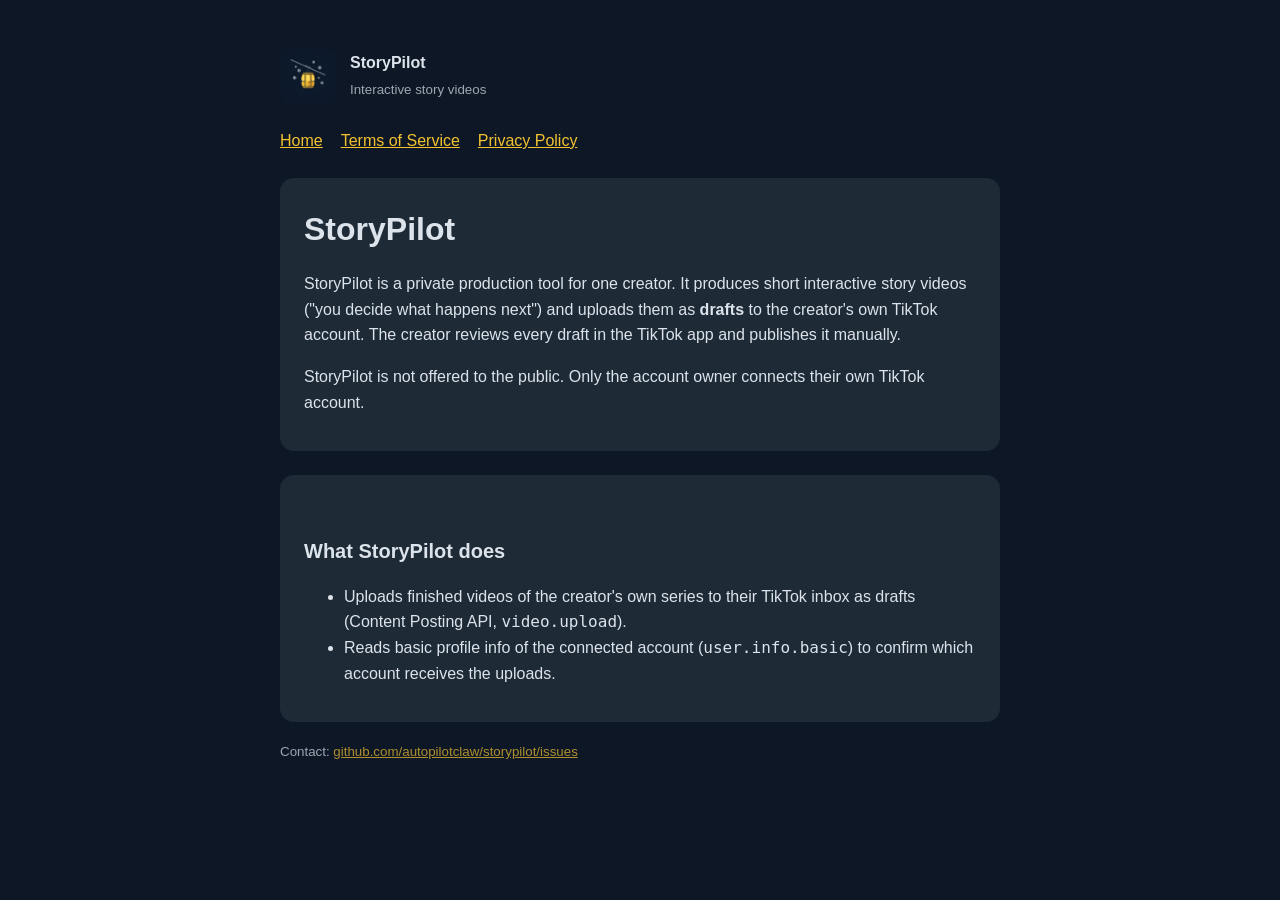
<file: index.html>
<!doctype html><html lang="en"><head><meta charset="utf-8"><meta name="viewport" content="width=device-width,initial-scale=1"><link rel="stylesheet" href="style.css"><title>StoryPilot</title></head><body><main><header><img src="icon.png" alt=""><div><strong>StoryPilot</strong><br><small>Interactive story videos</small></div></header><nav><a href="index.html">Home</a><a href="terms.html">Terms of Service</a><a href="privacy.html">Privacy Policy</a></nav>
<div class="card"><h1>StoryPilot</h1>
<p>StoryPilot is a private production tool for one creator. It produces short interactive story videos ("you decide what happens next") and uploads them as <strong>drafts</strong> to the creator's own TikTok account. The creator reviews every draft in the TikTok app and publishes it manually.</p>
<p>StoryPilot is not offered to the public. Only the account owner connects their own TikTok account.</p></div>
<div class="card"><h2>What StoryPilot does</h2><ul>
<li>Uploads finished videos of the creator's own series to their TikTok inbox as drafts (Content Posting API, <code>video.upload</code>).</li>
<li>Reads basic profile info of the connected account (<code>user.info.basic</code>) to confirm which account receives the uploads.</li></ul></div>
<p><small>Contact: <a href="https://github.com/autopilotclaw/storypilot/issues">github.com/autopilotclaw/storypilot/issues</a></small></p></main></body></html>
</file>
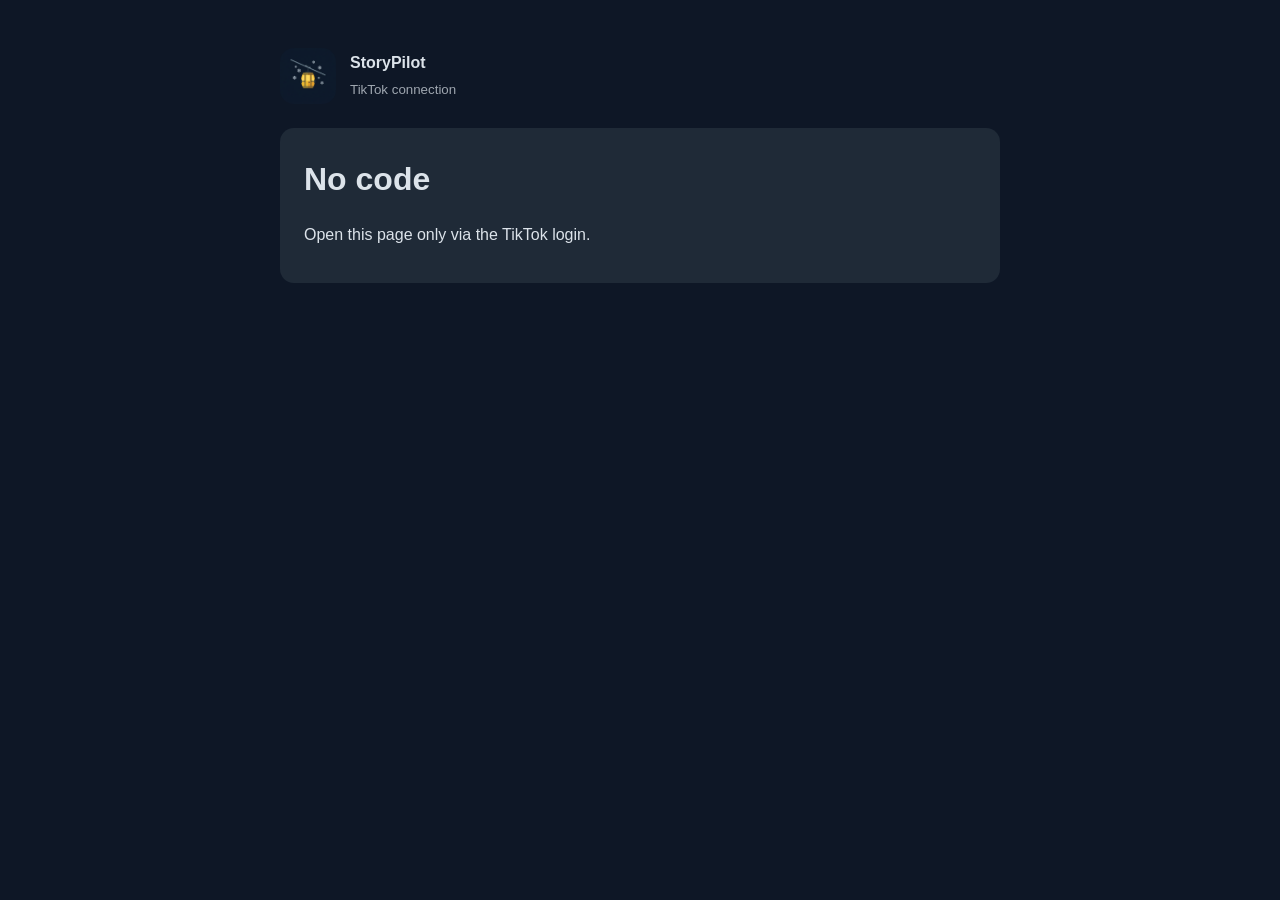
<file: callback.html>
<!doctype html><html lang="en"><head><meta charset="utf-8"><meta name="viewport" content="width=device-width,initial-scale=1"><link rel="stylesheet" href="style.css"><title>StoryPilot – Connected</title></head>
<body><main><header><img src="icon.png" alt=""><div><strong>StoryPilot</strong><br><small>TikTok connection</small></div></header>
<div class="card"><h1 id="h">Connecting…</h1><p id="msg"></p>
<p><input id="code" readonly style="width:100%;padding:12px;border-radius:10px;border:0;font:16px monospace"></p>
<button id="copy" style="padding:12px 20px;border:0;border-radius:10px;background:#F2C230;font-weight:700;cursor:pointer">Copy code</button></div>
<script>
const p=new URLSearchParams(location.search);const c=p.get("code"),e=p.get("error");
if(c){document.getElementById("h").textContent="Connected ✓";document.getElementById("msg").textContent="Copy this code and paste it into Claude Code. It expires in a few minutes.";document.getElementById("code").value=c;}
else{document.getElementById("h").textContent="No code";document.getElementById("msg").textContent=e?("Error: "+e+" – "+(p.get("error_description")||"")):"Open this page only via the TikTok login.";document.getElementById("code").style.display="none";document.getElementById("copy").style.display="none";}
document.getElementById("copy").onclick=()=>navigator.clipboard.writeText(c);
</script></main></body></html>
</file>
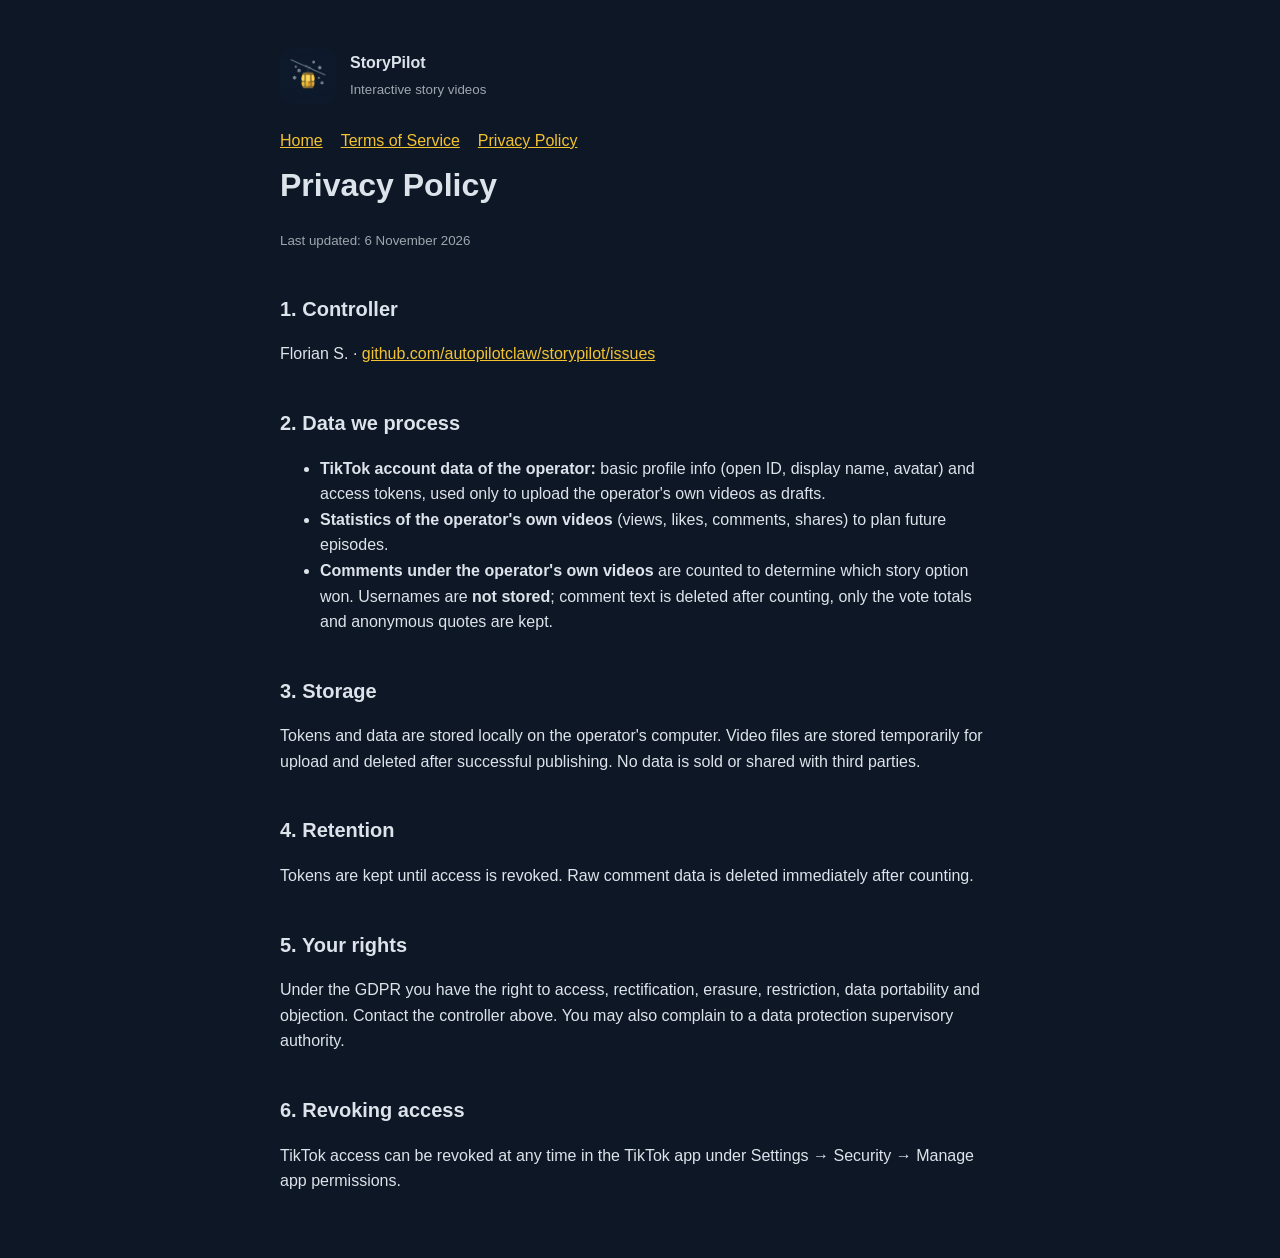
<file: privacy.html>
<!doctype html><html lang="en"><head><meta charset="utf-8"><meta name="viewport" content="width=device-width,initial-scale=1"><link rel="stylesheet" href="style.css"><title>StoryPilot – Privacy Policy</title></head><body><main><header><img src="icon.png" alt=""><div><strong>StoryPilot</strong><br><small>Interactive story videos</small></div></header><nav><a href="index.html">Home</a><a href="terms.html">Terms of Service</a><a href="privacy.html">Privacy Policy</a></nav>
<h1>Privacy Policy</h1><p><small>Last updated: 6 November 2026</small></p>
<h2>1. Controller</h2><p>Florian S. · <a href="https://github.com/autopilotclaw/storypilot/issues">github.com/autopilotclaw/storypilot/issues</a></p>
<h2>2. Data we process</h2><ul>
<li><strong>TikTok account data of the operator:</strong> basic profile info (open ID, display name, avatar) and access tokens, used only to upload the operator's own videos as drafts.</li>
<li><strong>Statistics of the operator's own videos</strong> (views, likes, comments, shares) to plan future episodes.</li>
<li><strong>Comments under the operator's own videos</strong> are counted to determine which story option won. Usernames are <strong>not stored</strong>; comment text is deleted after counting, only the vote totals and anonymous quotes are kept.</li></ul>
<h2>3. Storage</h2><p>Tokens and data are stored locally on the operator's computer. Video files are stored temporarily for upload and deleted after successful publishing. No data is sold or shared with third parties.</p>
<h2>4. Retention</h2><p>Tokens are kept until access is revoked. Raw comment data is deleted immediately after counting.</p>
<h2>5. Your rights</h2><p>Under the GDPR you have the right to access, rectification, erasure, restriction, data portability and objection. Contact the controller above. You may also complain to a data protection supervisory authority.</p>
<h2>6. Revoking access</h2><p>TikTok access can be revoked at any time in the TikTok app under Settings → Security → Manage app permissions.</p></main></body></html>
</file>
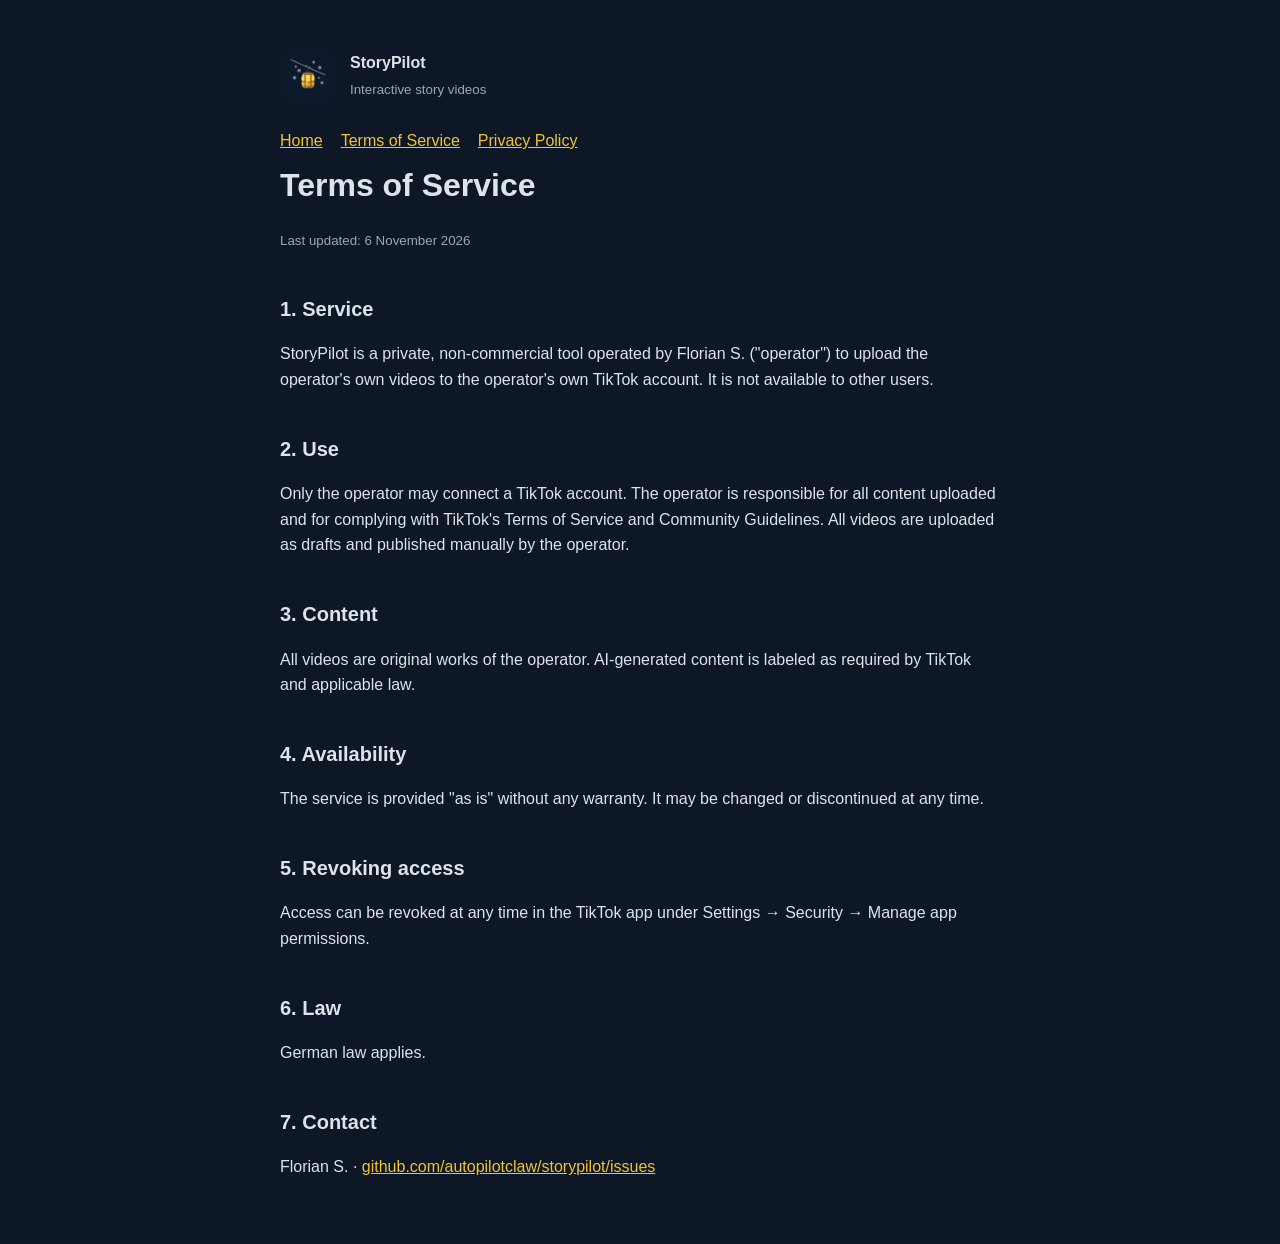
<file: terms.html>
<!doctype html><html lang="en"><head><meta charset="utf-8"><meta name="viewport" content="width=device-width,initial-scale=1"><link rel="stylesheet" href="style.css"><title>StoryPilot – Terms of Service</title></head><body><main><header><img src="icon.png" alt=""><div><strong>StoryPilot</strong><br><small>Interactive story videos</small></div></header><nav><a href="index.html">Home</a><a href="terms.html">Terms of Service</a><a href="privacy.html">Privacy Policy</a></nav>
<h1>Terms of Service</h1><p><small>Last updated: 6 November 2026</small></p>
<h2>1. Service</h2><p>StoryPilot is a private, non-commercial tool operated by Florian S. ("operator") to upload the operator's own videos to the operator's own TikTok account. It is not available to other users.</p>
<h2>2. Use</h2><p>Only the operator may connect a TikTok account. The operator is responsible for all content uploaded and for complying with TikTok's Terms of Service and Community Guidelines. All videos are uploaded as drafts and published manually by the operator.</p>
<h2>3. Content</h2><p>All videos are original works of the operator. AI-generated content is labeled as required by TikTok and applicable law.</p>
<h2>4. Availability</h2><p>The service is provided "as is" without any warranty. It may be changed or discontinued at any time.</p>
<h2>5. Revoking access</h2><p>Access can be revoked at any time in the TikTok app under Settings → Security → Manage app permissions.</p>
<h2>6. Law</h2><p>German law applies.</p>
<h2>7. Contact</h2><p>Florian S. · <a href="https://github.com/autopilotclaw/storypilot/issues">github.com/autopilotclaw/storypilot/issues</a></p></main></body></html>
</file>
<file: style.css>
:root{--bg:#0E1726;--card:#1F2A37;--text:#DCE3EA;--accent:#F2C230}
*{box-sizing:border-box}body{margin:0;background:var(--bg);color:var(--text);font:16px/1.6 -apple-system,BlinkMacSystemFont,"Segoe UI",Inter,sans-serif}
main{max-width:760px;margin:0 auto;padding:48px 20px}a{color:var(--accent)}h1{font-size:32px;margin:.2em 0}h2{font-size:20px;margin-top:2em}
header{display:flex;align-items:center;gap:14px}header img{width:56px;height:56px;border-radius:14px}nav{margin-top:24px;display:flex;gap:18px}
.card{background:var(--card);border-radius:14px;padding:20px 24px;margin-top:24px}small{opacity:.7}
</file>
